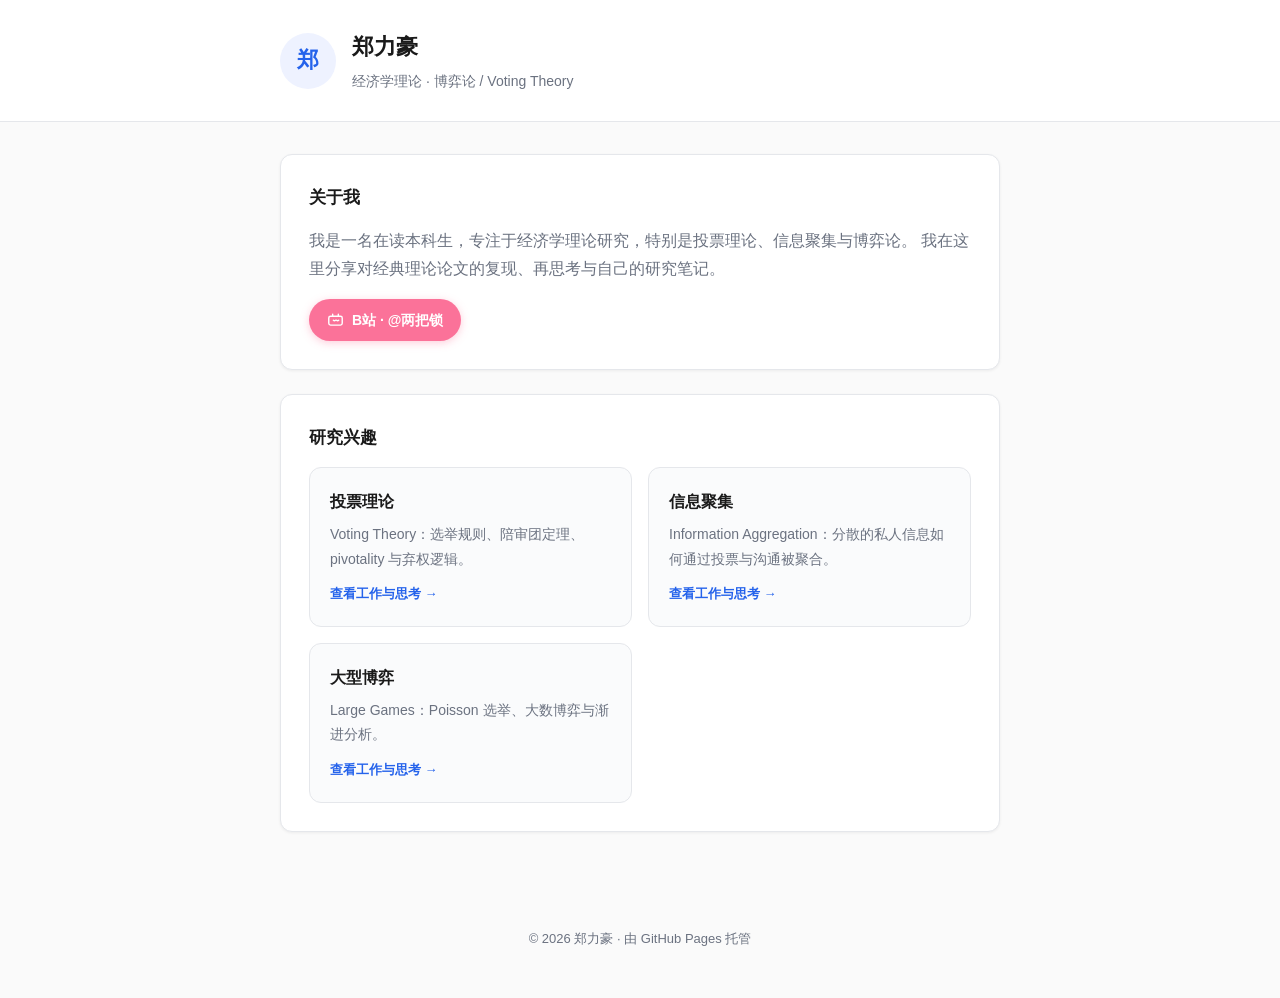
<file: index.html>
<!DOCTYPE html>
<html lang="zh-CN">
<head>
  <meta charset="UTF-8">
  <meta name="viewport" content="width=device-width, initial-scale=1.0">
  <title>郑力豪 · 经济学理论</title>
  <link rel="stylesheet" href="style.css">
</head>
<body>

  <!-- ===== 顶栏：左上角头像 ===== -->
  <header class="site-header">
    <div class="header-inner">
      <a class="avatar" href="index.html" aria-label="返回首页">
        <span class="avatar-initial">郑</span>
        <!-- 想用照片时，把上面这行删掉，换成下面这行：
        <img src="avatar.jpg" alt="郑力豪的头像"> -->
      </a>
      <div class="header-text">
        <h1>郑力豪</h1>
        <p class="subtitle">经济学理论 · 博弈论 / Voting Theory</p>
      </div>
    </div>
  </header>

  <main class="container">

    <!-- ===== 简介 ===== -->
    <section class="intro">
      <h2>关于我</h2>
      <p>
        我是一名在读本科生，专注于经济学理论研究，特别是投票理论、信息聚集与博弈论。
        我在这里分享对经典理论论文的复现、再思考与自己的研究笔记。
      </p>
      <div class="social-links">
        <a class="social-btn bilibili" href="https://b23.tv/Gbedhmf" target="_blank" rel="noopener">
          <svg viewBox="0 0 24 24" width="17" height="17" fill="none" stroke="currentColor" stroke-width="2" stroke-linecap="round" stroke-linejoin="round" aria-hidden="true">
            <rect x="2.5" y="6" width="19" height="12.5" rx="2.5"/>
            <path d="M8 3v3M16 3v3"/>
            <path d="M9 11.5c.8.8 2.2.8 3 0M13.5 11.5c.8.8 2.2.8 3 0"/>
          </svg>
          <span>B站 · @两把锁</span>
        </a>
      </div>
    </section>

    <!-- ===== 研究兴趣（每个是可点击链接） ===== -->
    <section class="interests">
      <h2>研究兴趣</h2>
      <div class="interest-grid">

        <a class="interest-card" href="voting-theory.html">
          <h3>投票理论</h3>
          <p>Voting Theory：选举规则、陪审团定理、pivotality 与弃权逻辑。</p>
          <span class="card-link">查看工作与思考 →</span>
        </a>

        <a class="interest-card" href="information-aggregation.html">
          <h3>信息聚集</h3>
          <p>Information Aggregation：分散的私人信息如何通过投票与沟通被聚合。</p>
          <span class="card-link">查看工作与思考 →</span>
        </a>

        <a class="interest-card" href="large-games.html">
          <h3>大型博弈</h3>
          <p>Large Games：Poisson 选举、大数博弈与渐进分析。</p>
          <span class="card-link">查看工作与思考 →</span>
        </a>

      </div>
    </section>

  </main>

  <footer class="site-footer">
    <p>© 2026 郑力豪 · 由 GitHub Pages 托管</p>
  </footer>

</body>
</html>
</file>
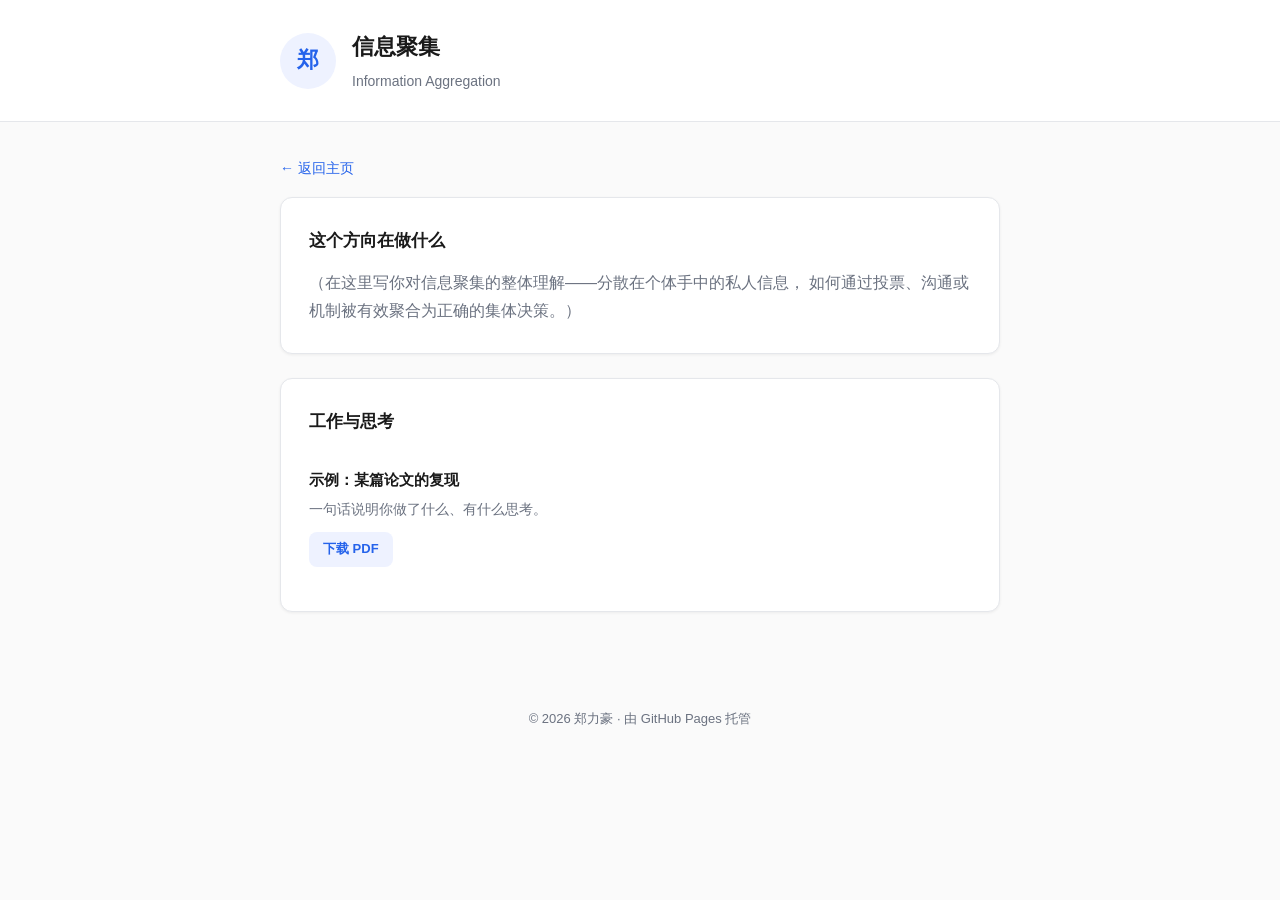
<file: information-aggregation.html>
<!DOCTYPE html>
<html lang="zh-CN">
<head>
  <meta charset="UTF-8">
  <meta name="viewport" content="width=device-width, initial-scale=1.0">
  <title>信息聚集 · 郑力豪</title>
  <link rel="stylesheet" href="style.css">
</head>
<body>

  <header class="site-header">
    <div class="header-inner">
      <a class="avatar" href="index.html" aria-label="返回首页">
        <span class="avatar-initial">郑</span>
        <!-- 想用照片时，换成：<img src="avatar.jpg" alt="郑力豪的头像"> -->
      </a>
      <div class="header-text">
        <h1>信息聚集</h1>
        <p class="subtitle">Information Aggregation</p>
      </div>
    </div>
  </header>

  <main class="container">
    <a class="back" href="index.html">← 返回主页</a>

    <section class="intro">
      <h2>这个方向在做什么</h2>
      <p>
        （在这里写你对信息聚集的整体理解——分散在个体手中的私人信息，
        如何通过投票、沟通或机制被有效聚合为正确的集体决策。）
      </p>
    </section>

    <section class="works">
      <h2>工作与思考</h2>
      <ul class="work-list">

        <!-- 复制下面一整块 <li>…</li> 即可新增一条；
             把 href="文件名.pdf" 换成你上传的文件名 -->
        <li class="work-item">
          <h3>示例：某篇论文的复现</h3>
          <p>一句话说明你做了什么、有什么思考。</p>
          <div class="file-links">
            <a class="file-btn" href="示例文件.pdf" download>下载 PDF</a>
          </div>
        </li>

      </ul>
    </section>
  </main>

  <footer class="site-footer">
    <p>© 2026 郑力豪 · 由 GitHub Pages 托管</p>
  </footer>

</body>
</html>
</file>
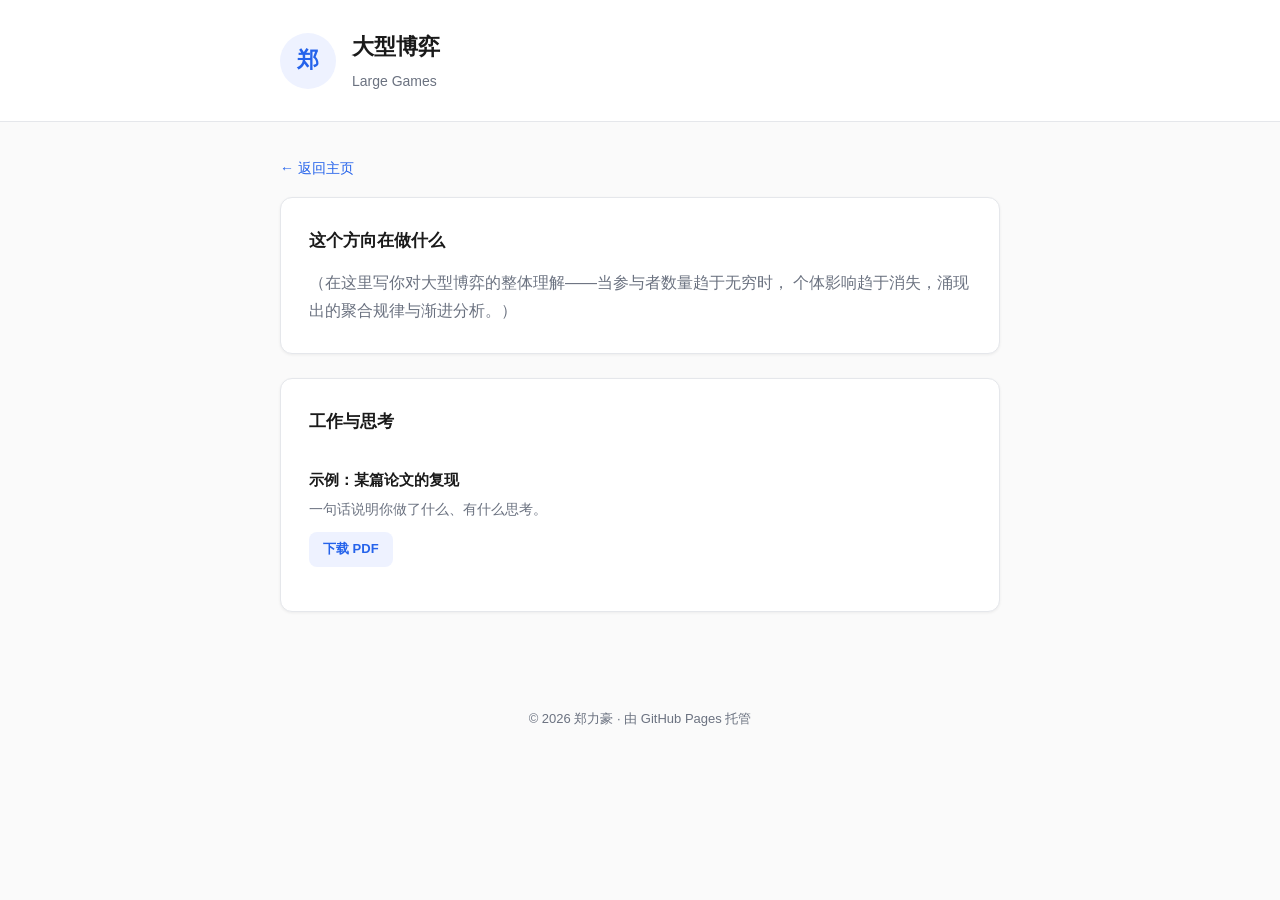
<file: large-games.html>
<!DOCTYPE html>
<html lang="zh-CN">
<head>
  <meta charset="UTF-8">
  <meta name="viewport" content="width=device-width, initial-scale=1.0">
  <title>大型博弈 · 郑力豪</title>
  <link rel="stylesheet" href="style.css">
</head>
<body>

  <header class="site-header">
    <div class="header-inner">
      <a class="avatar" href="index.html" aria-label="返回首页">
        <span class="avatar-initial">郑</span>
        <!-- 想用照片时，换成：<img src="avatar.jpg" alt="郑力豪的头像"> -->
      </a>
      <div class="header-text">
        <h1>大型博弈</h1>
        <p class="subtitle">Large Games</p>
      </div>
    </div>
  </header>

  <main class="container">
    <a class="back" href="index.html">← 返回主页</a>

    <section class="intro">
      <h2>这个方向在做什么</h2>
      <p>
        （在这里写你对大型博弈的整体理解——当参与者数量趋于无穷时，
        个体影响趋于消失，涌现出的聚合规律与渐进分析。）
      </p>
    </section>

    <section class="works">
      <h2>工作与思考</h2>
      <ul class="work-list">

        <!-- 复制下面一整块 <li>…</li> 即可新增一条；
             把 href="文件名.pdf" 换成你上传的文件名 -->
        <li class="work-item">
          <h3>示例：某篇论文的复现</h3>
          <p>一句话说明你做了什么、有什么思考。</p>
          <div class="file-links">
            <a class="file-btn" href="示例文件.pdf" download>下载 PDF</a>
          </div>
        </li>

      </ul>
    </section>
  </main>

  <footer class="site-footer">
    <p>© 2026 郑力豪 · 由 GitHub Pages 托管</p>
  </footer>

</body>
</html>
</file>
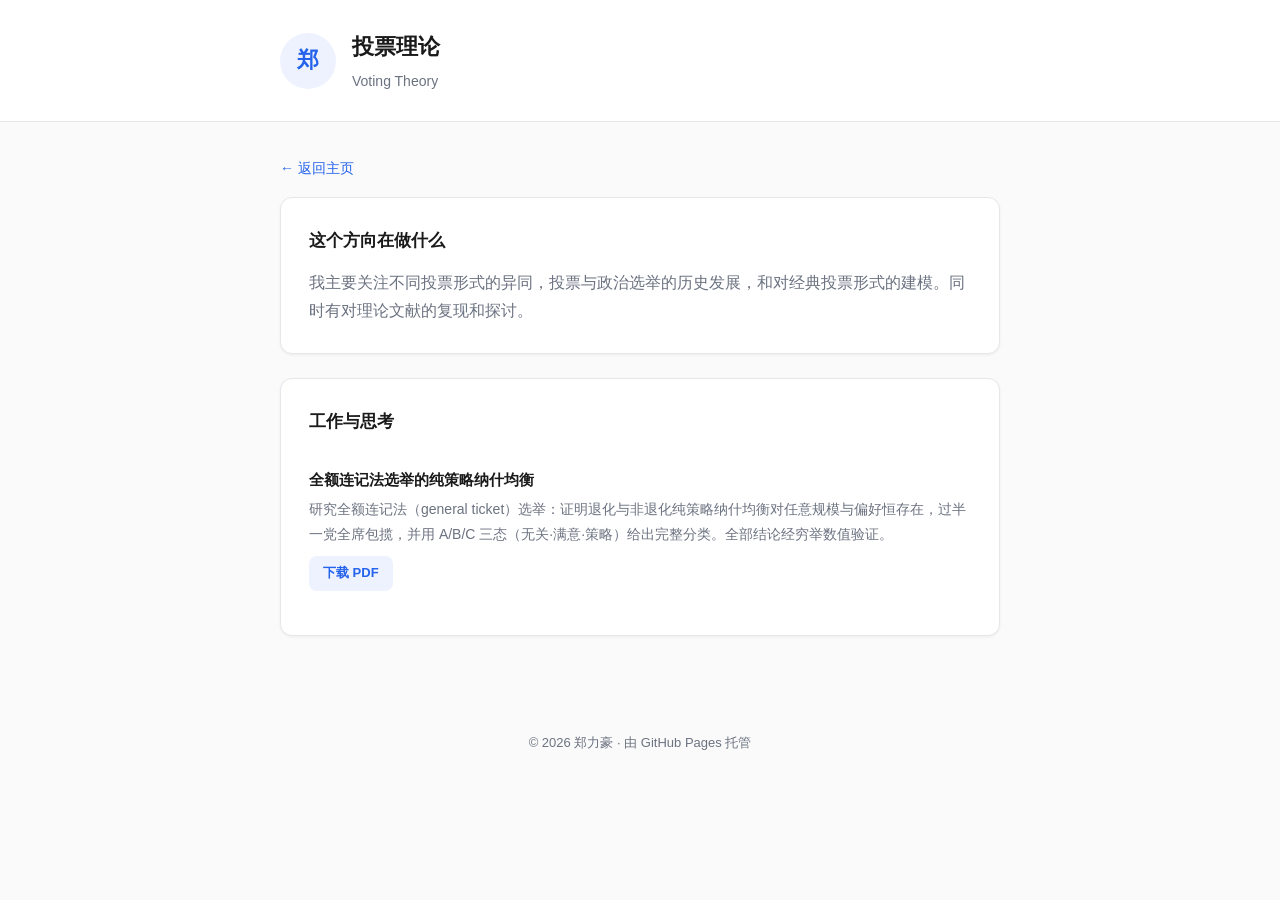
<file: voting-theory.html>
<!DOCTYPE html>
<html lang="zh-CN">
<head>
  <meta charset="UTF-8">
  <meta name="viewport" content="width=device-width, initial-scale=1.0">
  <title>投票理论 · 郑力豪</title>
  <link rel="stylesheet" href="style.css">
</head>
<body>

  <header class="site-header">
    <div class="header-inner">
      <a class="avatar" href="index.html" aria-label="返回首页">
        <span class="avatar-initial">郑</span>
        <!-- 想用照片时，换成：<img src="avatar.jpg" alt="郑力豪的头像"> -->
      </a>
      <div class="header-text">
        <h1>投票理论</h1>
        <p class="subtitle">Voting Theory</p>
      </div>
    </div>
  </header>

  <main class="container">
    <a class="back" href="index.html">← 返回主页</a>

    <section class="intro">
      <h2>这个方向在做什么</h2>
      <p>
        我主要关注不同投票形式的异同，投票与政治选举的历史发展，和对经典投票形式的建模。同时有对理论文献的复现和探讨。
      </p>
    </section>

    <section class="works">
      <h2>工作与思考</h2>
      <ul class="work-list">

        <!-- ===== 下面是一个「文件条目」模板：复制一整块 <li>…</li> 即可新增一条 ===== -->
        <li class="work-item">
          <h3>全额连记法选举的纯策略纳什均衡</h3>
          <p>研究全额连记法（general ticket）选举：证明退化与非退化纯策略纳什均衡对任意规模与偏好恒存在，过半一党全席包揽，并用 A/B/C 三态（无关·满意·策略）给出完整分类。全部结论经穷举数值验证。</p>
          <div class="file-links">
            <a class="file-btn" href="general-ticket-psne.pdf" download>下载 PDF</a>
          </div>
        </li>
        <!-- ===== 条目结束 ===== -->

      </ul>
    </section>
  </main>

  <footer class="site-footer">
    <p>© 2026 郑力豪 · 由 GitHub Pages 托管</p>
  </footer>

</body>
</html>
</file>
<file: style.css>
:root {
  --bg: #fafafa;
  --card: #ffffff;
  --text: #1a1a1a;
  --muted: #6b7280;
  --accent: #2563eb;
  --accent-soft: #eef2ff;
  --border: #e5e7eb;
  --radius: 12px;
  --maxw: 760px;
  --shadow: 0 1px 3px rgba(0, 0, 0, .06);
}

* { box-sizing: border-box; margin: 0; padding: 0; }

body {
  font-family: -apple-system, BlinkMacSystemFont, "Segoe UI", "PingFang SC",
               "Hiragino Sans GB", "Microsoft YaHei", sans-serif;
  background: var(--bg);
  color: var(--text);
  line-height: 1.75;
  -webkit-font-smoothing: antialiased;
}

a { color: var(--accent); }

/* ===== 顶栏：左上角头像 ===== */
.site-header {
  background: var(--card);
  border-bottom: 1px solid var(--border);
}
.header-inner {
  max-width: var(--maxw);
  margin: 0 auto;
  padding: 28px 20px;
  display: flex;
  align-items: center;
  gap: 16px;
}
.avatar {
  flex-shrink: 0;
  width: 56px;
  height: 56px;
  border-radius: 50%;
  background: var(--accent-soft);
  color: var(--accent);
  display: flex;
  align-items: center;
  justify-content: center;
  font-size: 22px;
  font-weight: 700;
  text-decoration: none;
  overflow: hidden;
}
.avatar img { width: 100%; height: 100%; object-fit: cover; }
.header-text h1 { font-size: 22px; font-weight: 700; }
.header-text .subtitle { color: var(--muted); font-size: 14px; margin-top: 2px; }

/* ===== 主体 ===== */
.container { max-width: var(--maxw); margin: 0 auto; padding: 32px 20px 48px; }

section {
  background: var(--card);
  border: 1px solid var(--border);
  border-radius: var(--radius);
  padding: 28px;
  margin-bottom: 24px;
  box-shadow: var(--shadow);
}
section h2 {
  font-size: 17px;
  margin-bottom: 14px;
}
section p { color: var(--muted); }

/* ===== 研究兴趣卡片 ===== */
.interest-grid {
  display: grid;
  grid-template-columns: repeat(auto-fill, minmax(220px, 1fr));
  gap: 16px;
}
.interest-card {
  display: flex;
  flex-direction: column;
  border: 1px solid var(--border);
  border-radius: var(--radius);
  padding: 20px;
  text-decoration: none;
  color: var(--text);
  background: #fafbfc;
  transition: transform .15s, box-shadow .15s, border-color .15s;
}
.interest-card:hover {
  transform: translateY(-2px);
  box-shadow: 0 4px 12px rgba(0, 0, 0, .08);
  border-color: var(--accent);
}
.interest-card h3 { font-size: 16px; margin-bottom: 6px; }
.interest-card p { font-size: 14px; color: var(--muted); margin-bottom: 12px; }
.card-link { font-size: 13px; font-weight: 600; color: var(--accent); }

/* ===== 工作列表 ===== */
.back { display: inline-block; margin-bottom: 16px; font-size: 14px; text-decoration: none; }
.work-list { list-style: none; }
.work-item {
  padding: 16px 0;
  border-bottom: 1px solid var(--border);
}
.work-item:last-child { border-bottom: none; }
.work-item h3 { font-size: 15px; margin-bottom: 4px; }
.work-item p { font-size: 14px; color: var(--muted); }
.work-item a { font-size: 13px; font-weight: 600; }

/* ===== 文件下载按钮 ===== */
.file-links { display: flex; flex-wrap: wrap; gap: 8px; margin-top: 10px; }
.file-btn {
  display: inline-block;
  background: var(--accent-soft);
  color: var(--accent);
  text-decoration: none;
  font-size: 13px;
  font-weight: 600;
  padding: 6px 14px;
  border-radius: 8px;
  transition: opacity .15s;
}
.file-btn:hover { opacity: .8; }

/* ===== 社交账号 ===== */
.social-links { margin-top: 16px; display: flex; flex-wrap: wrap; gap: 10px; }
.social-btn {
  display: inline-flex;
  align-items: center;
  gap: 8px;
  text-decoration: none;
  font-size: 14px;
  font-weight: 700;
  padding: 9px 18px;
  border-radius: 999px;
  transition: transform .15s, opacity .15s;
}
.social-btn:hover { transform: translateY(-2px); opacity: .9; }
.bilibili {
  background: #FB7299;
  color: #fff;
  box-shadow: 0 2px 8px rgba(251, 114, 153, .35);
}
.social-btn svg { flex-shrink: 0; }

/* ===== footer ===== */
.site-footer {
  text-align: center;
  color: var(--muted);
  font-size: 13px;
  padding: 24px 20px 48px;
}

/* 响应式 */
@media (max-width: 560px) {
  .header-inner { flex-direction: column; text-align: center; }
  .interest-grid { grid-template-columns: 1fr; }
}
</file>
